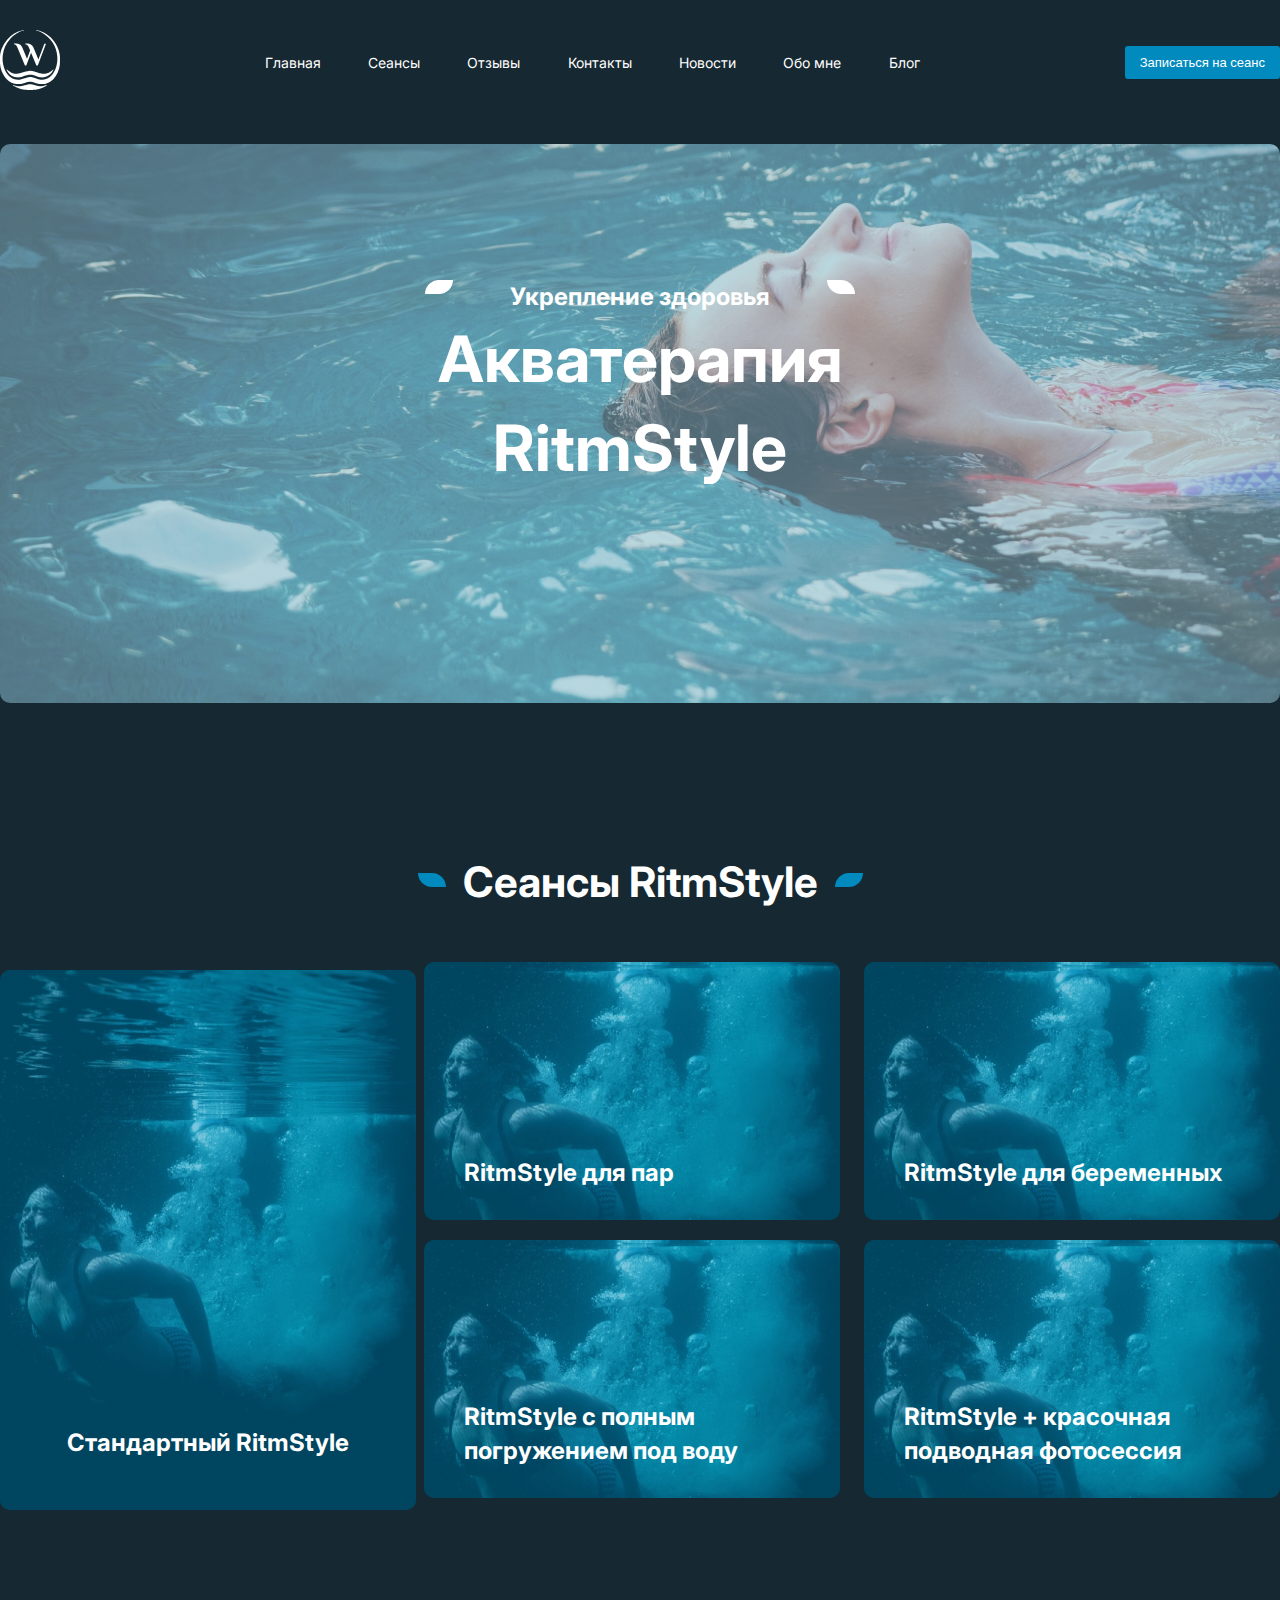
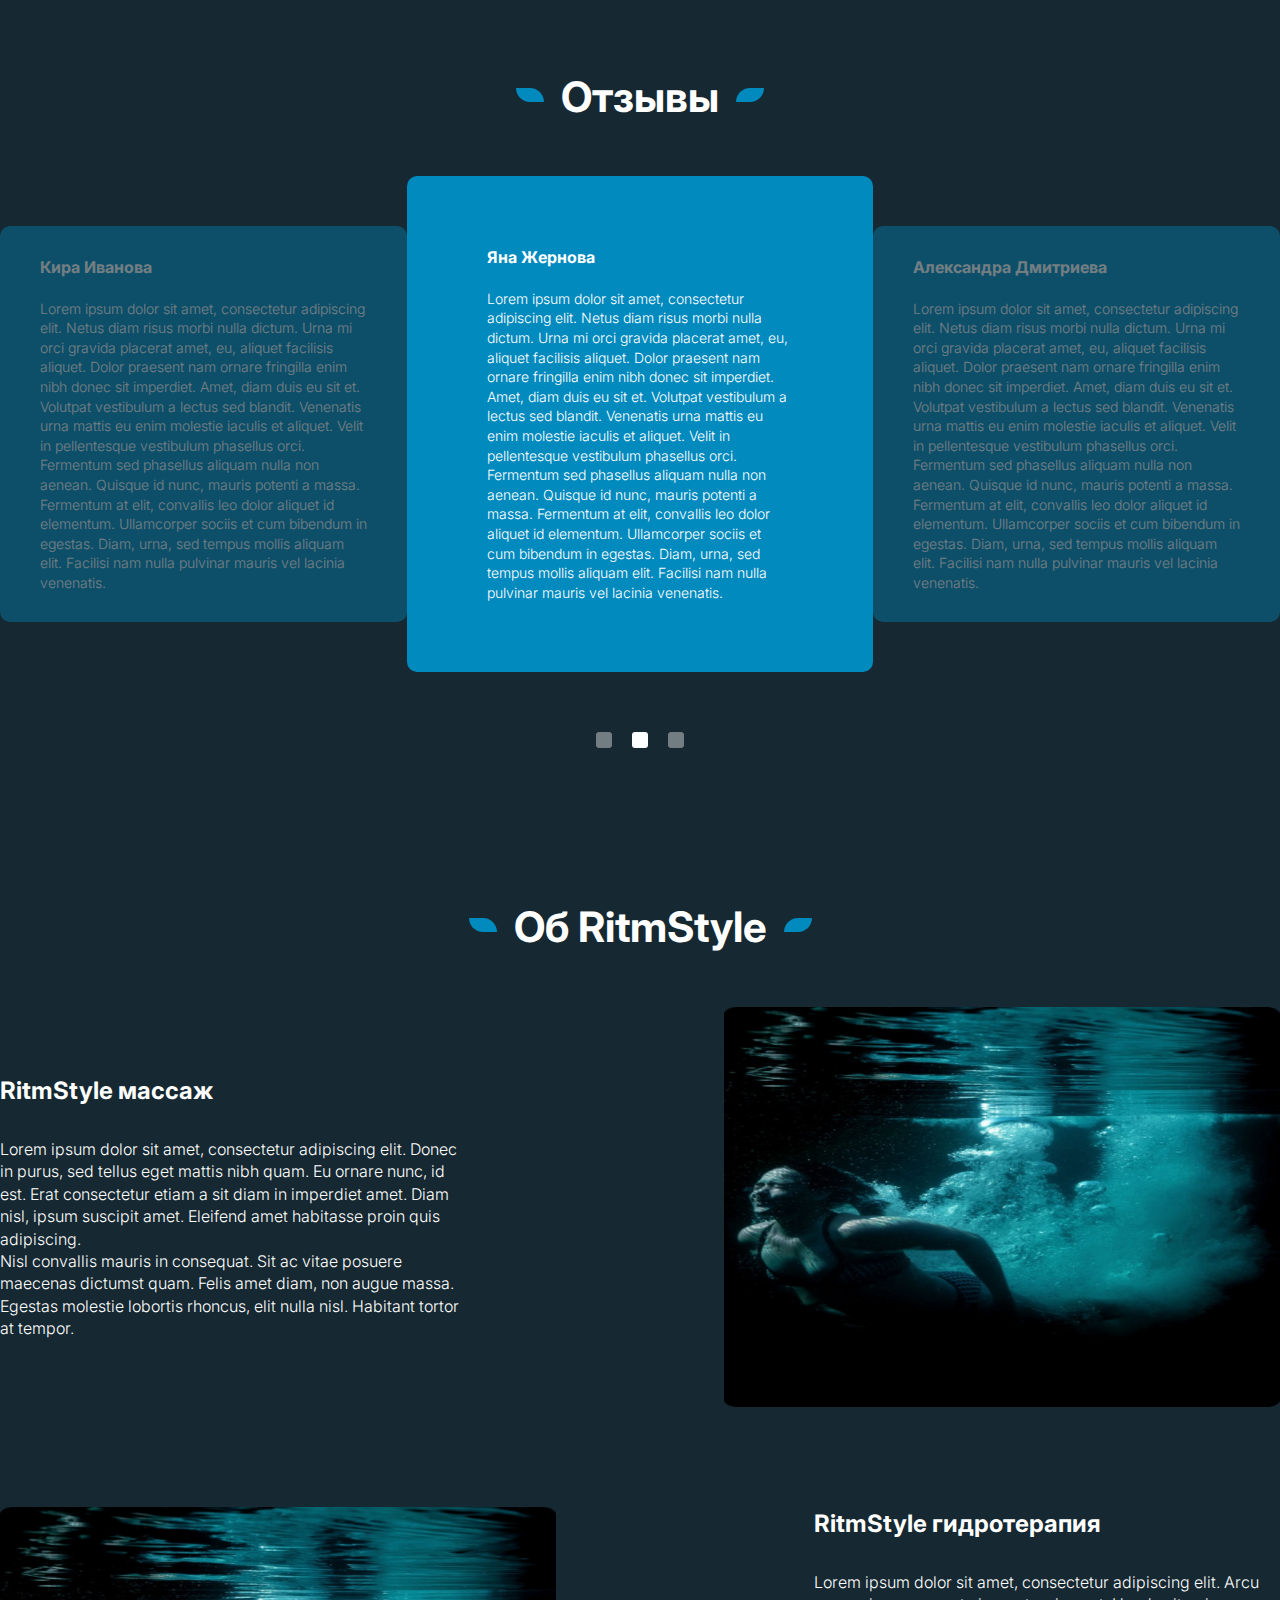
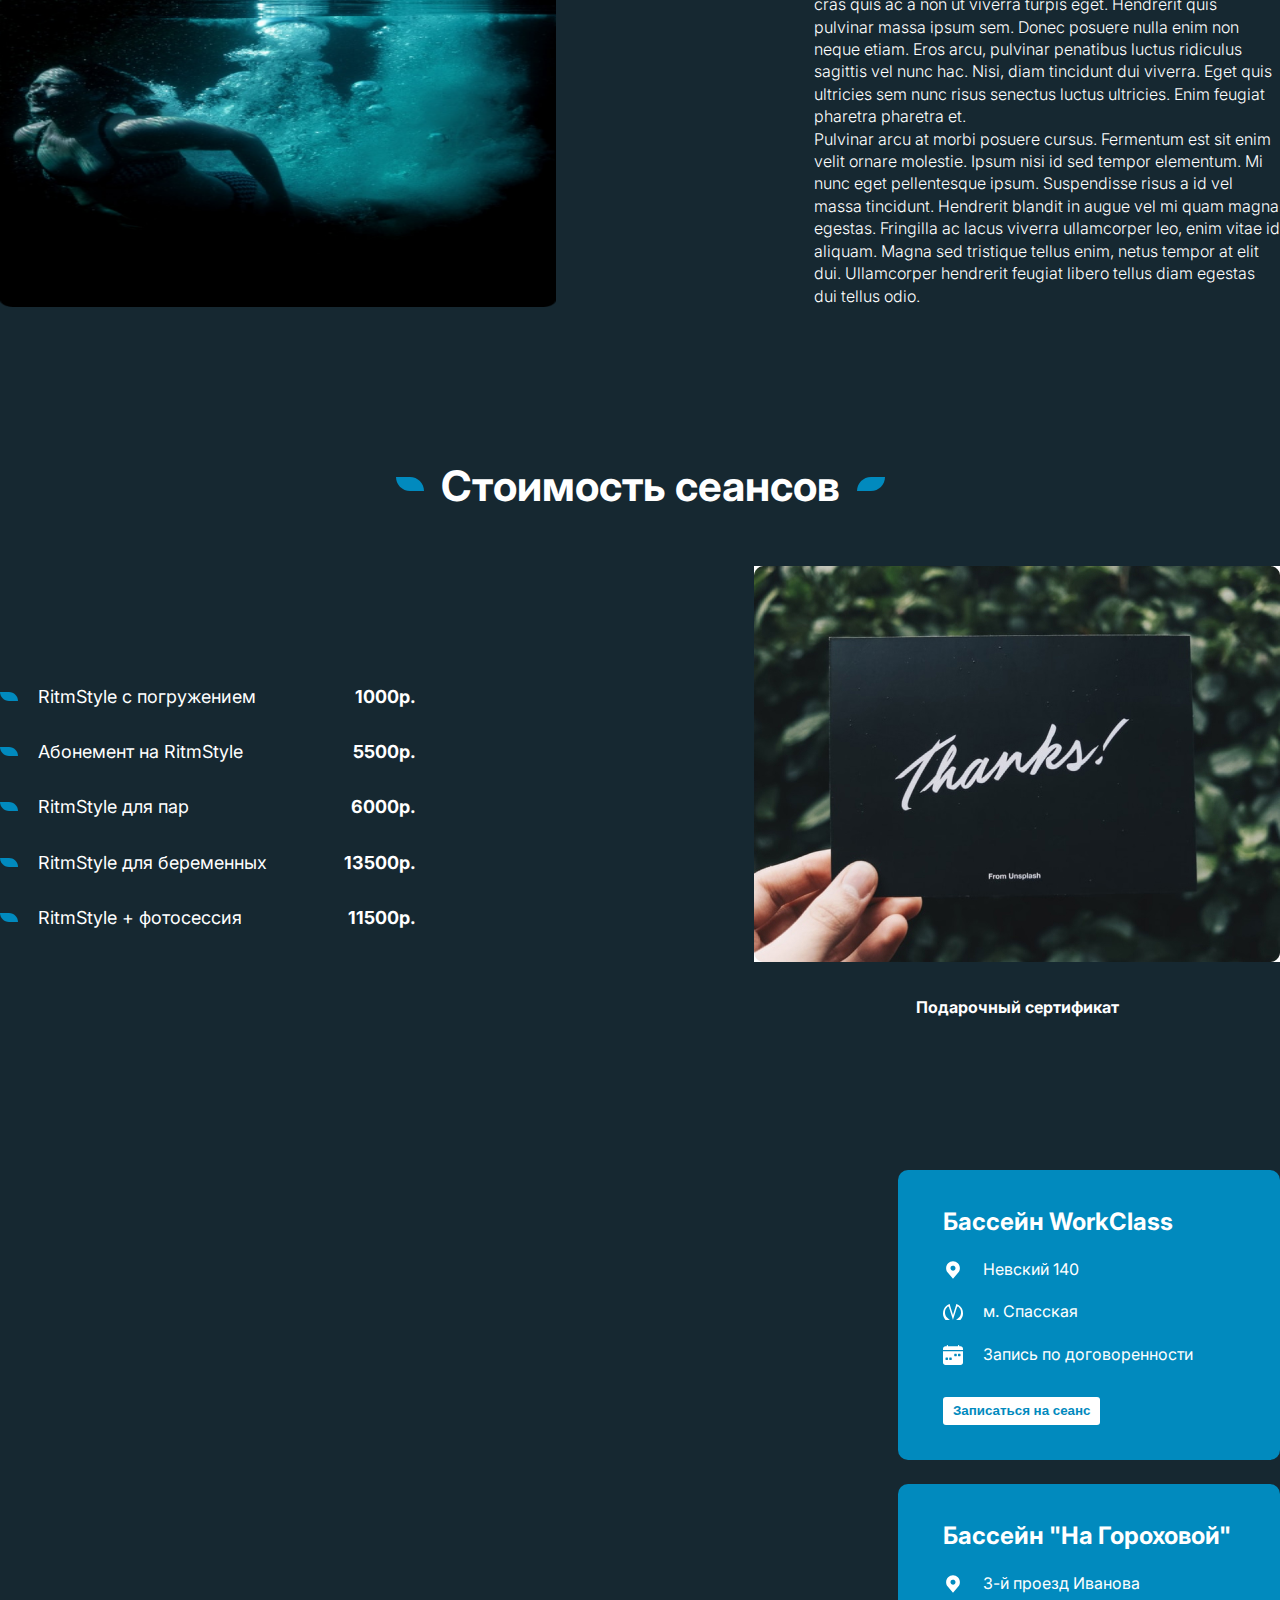
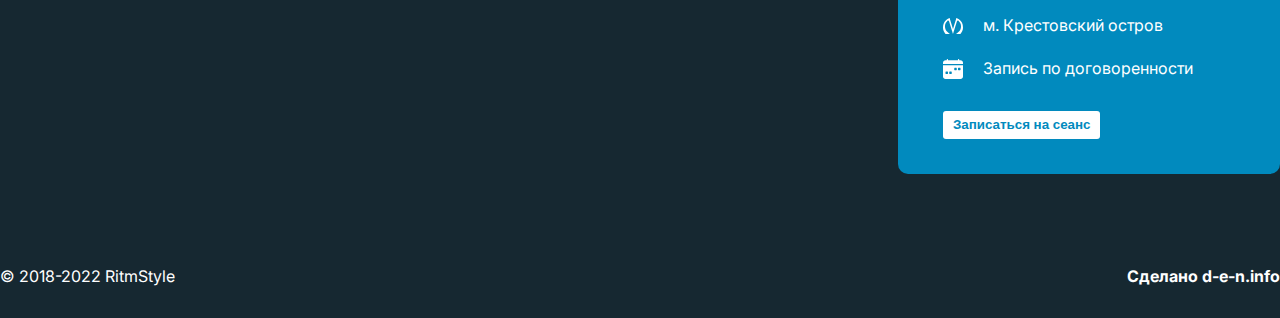
<file: index.html>
<!DOCTYPE html>
<html lang="ru">
<head>
    <meta charset="UTF-8">
    <meta http-equiv="X-UA-Compatible" content="IE=edge">
    <meta name="viewport" content="width=device-width, initial-scale=1.0">
    <title>ritmstyle</title>
    <link rel="preconnect" href="https://fonts.googleapis.com">
    <link href="https://fonts.googleapis.com/css2?family=El+Messiri:wght@700&family=Inter:wght@300;400;700&family=Open+Sans:wght@400;700&display=swap" rel="stylesheet">
    <link rel="shortcut icon" href=".//img/logowater.svg" type="image/x-icon">
    <link rel="stylesheet" href="./css/style.css">
    <script src="main.js" defer></script>
</head>
<body>
    <header class="header">
        <div class="container">
            <div class="block header_block">
               <a href="" class="logo"> 
                   <img src="./img/logowater.svg" alt="Логотип" class="logo-img">
                </a>
                <nav class=" navigation">
                <a href="index.html" class="nav-item">Главная</a>
                <a href="seans.html" class="nav-item">Сеансы</a>
                <a href="" class="nav-item">Отзывы</a>
                <a href="" class="nav-item">Контакты</a>
                <a href="new.html" class="nav-item">Новости</a>
                <a href="" class="nav-item">Обо мне</a>
                <a href="blog.html" class="nav-item">Блог</a> 
                </nav>
            <button class="button button_title header_btn">Записаться на сеанс</button>
            </div>
        </div>

    </header>  
    <div class="promo">
        <div class="container">
            <div class="promo_block">
                <h4 class="promo_text">Укрепление здоровья</h4>
                <h4 class="promo_title">Акватерапия RitmStyle </h4>
            </div>
        </div>
    </div>

   <div class="seans">
       <div class="container">
           <div class="seans_block">
               <h2 class="title seans_title">Сеансы RitmStyle</h2>
               <div class="seans_imgs">
                   <div class="seans_img-big">
                       <p class="seans_text-big">Стандартный RitmStyle</p>
                   </div>
                   <div class="seans_imgs-small">
                    <div class="seans_img-small">
                        <p class="seans_text-small">RitmStyle для пар</p>
                   </div>
                   <div class="seans_img-small">
                    <p class="seans_text-small">RitmStyle для беременных</p>
               </div>
               <div class="seans_img-small">
                <p class="seans_text-small">RitmStyle с полным погружением под воду</p>
           </div>
           <div class="seans_img-small">
            <p class="seans_text-small">RitmStyle + красочная подводная фотосессия</p>
       </div>
               </div>
           </div>
       </div>
   </div> 
   </div>
<div class="comments">
        <div class="comments_block">
            <h2 class="title">Отзывы</h2>
            <div class="slider">
                <div class="slider_wrap">
                    <div class="slides">
                        <h4>Кира Иванова</h4>
                        <p>Lorem ipsum dolor sit amet, consectetur adipiscing elit. Netus diam risus morbi nulla dictum. Urna mi orci gravida placerat amet, eu, aliquet facilisis aliquet. Dolor praesent nam ornare fringilla enim nibh donec sit imperdiet. Amet, diam duis eu sit et. Volutpat vestibulum a lectus sed blandit.
                            Venenatis urna mattis eu enim molestie iaculis et aliquet. Velit in pellentesque vestibulum phasellus orci. Fermentum sed phasellus aliquam nulla non aenean. Quisque id nunc, mauris potenti a massa. Fermentum at elit, convallis leo dolor aliquet id elementum. Ullamcorper sociis et cum bibendum in egestas. Diam, urna, sed tempus mollis aliquam elit. Facilisi nam nulla pulvinar mauris vel lacinia venenatis. </p>
                    </div>
                    <div class="slides slides-active">
                        <h4>Яна Жернова</h4>
                        <p>Lorem ipsum dolor sit amet, consectetur adipiscing elit. Netus diam risus morbi nulla dictum. Urna mi orci gravida placerat amet, eu, aliquet facilisis aliquet. Dolor praesent nam ornare fringilla enim nibh donec sit imperdiet. Amet, diam duis eu sit et. Volutpat vestibulum a lectus sed blandit.
                            Venenatis urna mattis eu enim molestie iaculis et aliquet. Velit in pellentesque vestibulum phasellus orci. Fermentum sed phasellus aliquam nulla non aenean. Quisque id nunc, mauris potenti a massa. Fermentum at elit, convallis leo dolor aliquet id elementum. Ullamcorper sociis et cum bibendum in egestas. Diam, urna, sed tempus mollis aliquam elit. Facilisi nam nulla pulvinar mauris vel lacinia venenatis. </p>
                    </div>
                    <div class="slides">
                        <h4>Александра Дмитриева</h4>
                        <p>Lorem ipsum dolor sit amet, consectetur adipiscing elit. Netus diam risus morbi nulla dictum. Urna mi orci gravida placerat amet, eu, aliquet facilisis aliquet. Dolor praesent nam ornare fringilla enim nibh donec sit imperdiet. Amet, diam duis eu sit et. Volutpat vestibulum a lectus sed blandit.
                            Venenatis urna mattis eu enim molestie iaculis et aliquet. Velit in pellentesque vestibulum phasellus orci. Fermentum sed phasellus aliquam nulla non aenean. Quisque id nunc, mauris potenti a massa. Fermentum at elit, convallis leo dolor aliquet id elementum. Ullamcorper sociis et cum bibendum in egestas. Diam, urna, sed tempus mollis aliquam elit. Facilisi nam nulla pulvinar mauris vel lacinia venenatis. </p>
                    </div>
                    
                </div>
                <div class="dots">
                    <div class="dot"></div>
                    <div class="dot dot-active"></div>
                    <div class="dot"></div>
                </div>
            </div>
        </div>
</div>
<div class="we">
    <div class="container">
        <div class="we_block">
            <h2 class="title">Об RitmStyle</h2>
            <div class="we_desc">
                <div class="we_text">
                    <h4>RitmStyle массаж </h4>
                    <p>Lorem ipsum dolor sit amet, consectetur adipiscing elit. Donec in purus, sed tellus eget mattis nibh quam. Eu ornare nunc, id est. Erat consectetur etiam a sit diam in imperdiet amet. Diam nisl, ipsum suscipit amet. Eleifend amet habitasse proin quis adipiscing.
                        </p>
                        <p>Nisl convallis mauris in consequat. Sit ac vitae posuere maecenas dictumst quam. Felis amet diam, non augue massa. Egestas molestie lobortis rhoncus, elit nulla nisl. Habitant tortor at tempor.</p>
                </div>
                <img src="./img/unsplash_TnOyyEtrKd0.png" alt="cvcv">
            </div>
                <div class="we_desc">
                    <img src="./img/unsplash_TnOyyEtrKd0.png" alt="cvcv">
                    <div class="we_text">
                        <h4>RitmStyle гидротерапия</h4>
                        <p>Lorem ipsum dolor sit amet, consectetur adipiscing elit. Arcu cras quis ac a non ut viverra turpis eget. Hendrerit quis pulvinar massa ipsum sem. Donec posuere nulla enim non neque etiam. Eros arcu, pulvinar penatibus luctus ridiculus sagittis vel nunc hac. Nisi, diam tincidunt dui viverra. Eget quis ultricies sem nunc risus senectus luctus ultricies. Enim feugiat pharetra pharetra et.
                        </p>
                        <p> Pulvinar arcu at morbi posuere cursus. Fermentum est sit enim velit ornare molestie. Ipsum nisi id sed tempor elementum. Mi nunc eget pellentesque ipsum. Suspendisse risus a id vel massa tincidunt. Hendrerit blandit in augue vel mi quam magna egestas. Fringilla ac lacus viverra ullamcorper leo, enim vitae id aliquam. Magna sed tristique tellus enim, netus tempor at elit dui. Ullamcorper hendrerit feugiat libero tellus diam egestas dui tellus odio.</p>
                    </div>
                </div>
            </div>
        </div>
    </div>
</div>
<div class="price">
    <div class="container">
        <div class="price_block">
            <h2 class="title">Стоимость сеансов</h2>
            <div class="price_box">
                <div class="price_box-desc">
                    <div class="price_box-desc-text">
                        <p>RitmStyle с погружением</p>
                        <span>1000р.</span>
                    </div>
                    <div class="price_box-desc-text">
                        <p>Абонемент на RitmStyle</p>
                        <span>5500р.</span>
                    </div>
                    <div class="price_box-desc-text">
                        <p>RitmStyle для пар</p>
                        <span>6000р.</span>
                    </div>
                    <div class="price_box-desc-text">
                        <p>RitmStyle для беременных</p>
                        <span>13500р.</span>
                    </div>
                    <div class="price_box-desc-text">
                        <p>RitmStyle +  фотосессия</p>
                        <span>11500р.</span>
                    </div>
                </div>
                <div class="price_box-img">
                    <img src="./img/thankscard.jpg" alt="">
                    <p>Подарочный сертификат</p>
                </div>
            </div>
        </div>
    </div>
</div>
<footer class="footer">
    <div class="container">
        <div class="footer_block">

            <div class="footer_map"><iframe src="https://www.google.com/maps/embed?pb=!1m18!1m12!1m3!1d13444.385419201499!2d30.36520051875246!3d59.94010919226064!2m3!1f0!2f0!3f0!3m2!1i1024!2i768!4f13.1!3m3!1m2!1s0x469631a2cff2739b%3A0xccffd35812c989ae!2z0J7QutGC0Y_QsdGA0YzRgdC60LjQuQ!5e0!3m2!1sru!2sru!4v1679062789702!5m2!1sru!2sru" width="856" height="604" style="border:0;" allowfullscreen="" loading="lazy" referrerpolicy="no-referrer-when-downgrade"></iframe></div>
            <div class="footer_box">
                <div class="footer_desc">
                    <h5>Бассейн WorkClass</h5>
                    <p class="footer_adress footer_text">Невский 140</p>
                    <p class="footer_metro footer_text ">м. Спасская</p>
                    <p class="footer_plan footer_text ">Запись по договоренности</p>
                    <button class="btn footer_btn">Записаться на сеанс</button>
                </div>
                <div class="footer_desc">
                    <h5>Бассейн "На Гороховой" </h5>
                    <p class="footer_adress footer_text">3-й проезд Иванова</p>
                    <p class="footer_metro footer_text">м. Крестовский остров</p>
                    <p class="footer_plan footer_text">Запись по договоренности</p>
                    <button class="btn footer_btn">Записаться на сеанс</button>
                </div>
            </div>
        </div>
        <div class="footer_info">
            <span>© 2018-2022 RitmStyle </span>
            <p>Сделано d-e-n.info</p>
        </div>
    </div>
</footer>

<div class="modal">
    <div class="modal_box">
        <h2>Введите данные</h2>
        <input type="text" placeholder="Введите имя" >
        <input type="text" placeholder="Введите почту" >
        <button class="btn">отправить</button>
        <div class="modal_close">закрыть</div>
    </div>
</div>
</body>
</html>
</file>
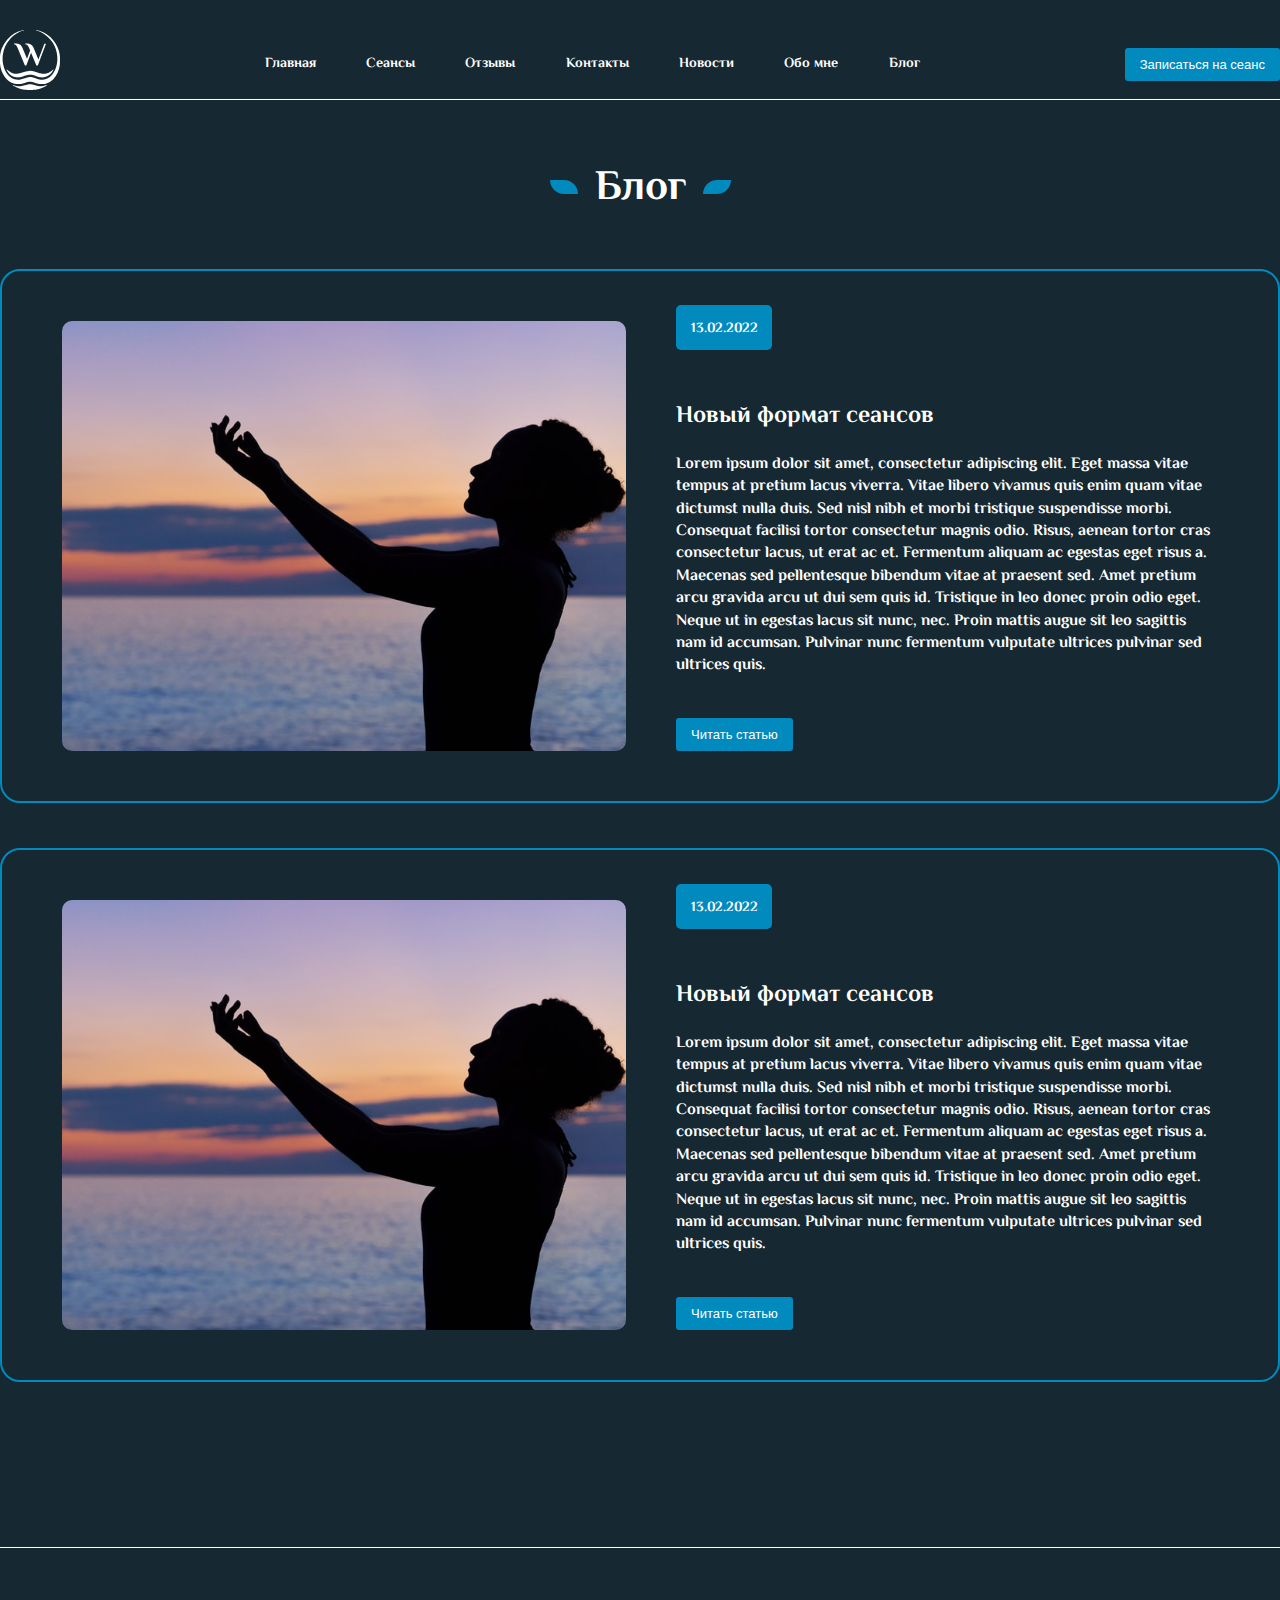
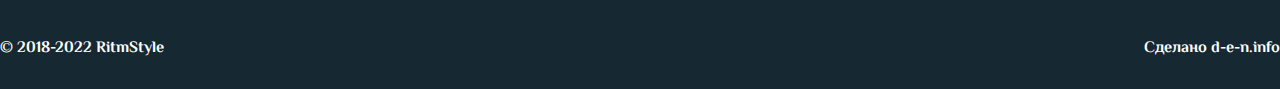
<file: blog.html>
<!DOCTYPE html>
<html lang="en">
<head>
    <meta charset="UTF-8">
    <meta http-equiv="X-UA-Compatible" content="IE=edge">
    <meta name="viewport" content="width=device-width, initial-scale=1.0">
    <title>Блог</title>
    <link rel="stylesheet" href="css/style.css" >
</head>
<body>
    <header class="header">
        <div class="container">
            <div class="block header_block line">
               <a href="index.html" class="logo"> 
                   <img src="./img/logowater.svg" alt="Логотип" class="logo-img">
                </a>
                <nav class=" navigation">
                <a href="index.html" class="nav-item">Главная</a>
                <a href="seans.html" class="nav-item">Сеансы</a>
                <a href="" class="nav-item">Отзывы</a>
                <a href="" class="nav-item">Контакты</a>
                <a href="new.html" class="nav-item">Новости</a>
                <a href="" class="nav-item">Обо мне</a>
                <a href="blog.html" class="nav-item">Блог</a> 
                </nav>
            <button class="button button_title">Записаться на сеанс</button>
            </div>
        </div>
    </header>
    <div class="blog">
        <div class="container">
            <div class="blog_block">
                <h2 class="title">Блог</h2>
                <div class="blog_card">
                    <img src="./img/sunshine.svg" alt="image">
                    <div class="blog_desc">
                        <h4>Новый формат сеансов</h4>
                        <p>Lorem ipsum dolor sit amet, consectetur adipiscing elit. Eget massa vitae tempus at pretium lacus viverra. Vitae libero vivamus quis enim quam vitae dictumst nulla duis. Sed nisl nibh et morbi tristique suspendisse morbi. Consequat facilisi tortor consectetur magnis odio. Risus, aenean tortor cras consectetur lacus, ut erat ac et. Fermentum aliquam ac egestas eget risus a. Maecenas sed pellentesque bibendum vitae at praesent sed. Amet pretium arcu gravida arcu ut dui sem quis id. Tristique in leo donec proin odio eget. Neque ut in egestas lacus sit nunc, nec. Proin mattis augue sit leo sagittis nam id accumsan. Pulvinar nunc fermentum vulputate ultrices pulvinar sed ultrices quis.</p>
                        <button class="button_title blog_button">Читать статью</button>
                    </div>
                    </div>
                    <div class="blog_card">
                        <img src="./img/sunshine.svg" alt="image">
                        <div class="blog_desc">
                            <h4>Новый формат сеансов</h4>
                            <p>Lorem ipsum dolor sit amet, consectetur adipiscing elit. Eget massa vitae tempus at pretium lacus viverra. Vitae libero vivamus quis enim quam vitae dictumst nulla duis. Sed nisl nibh et morbi tristique suspendisse morbi. Consequat facilisi tortor consectetur magnis odio. Risus, aenean tortor cras consectetur lacus, ut erat ac et. Fermentum aliquam ac egestas eget risus a. Maecenas sed pellentesque bibendum vitae at praesent sed. Amet pretium arcu gravida arcu ut dui sem quis id. Tristique in leo donec proin odio eget. Neque ut in egestas lacus sit nunc, nec. Proin mattis augue sit leo sagittis nam id accumsan. Pulvinar nunc fermentum vulputate ultrices pulvinar sed ultrices quis.</p>
                            <button class="button_title blog_button">Читать статью</button>
                        </div>
                        </div>
                </div>
            </div>
        </div>
    </div>

    <div class="container line_top">
        <div class="footer_info">
            <span>© 2018-2022 RitmStyle </span>
            <p>Сделано d-e-n.info</p>
        </div>
       </div>
</body>
</html>
</file>
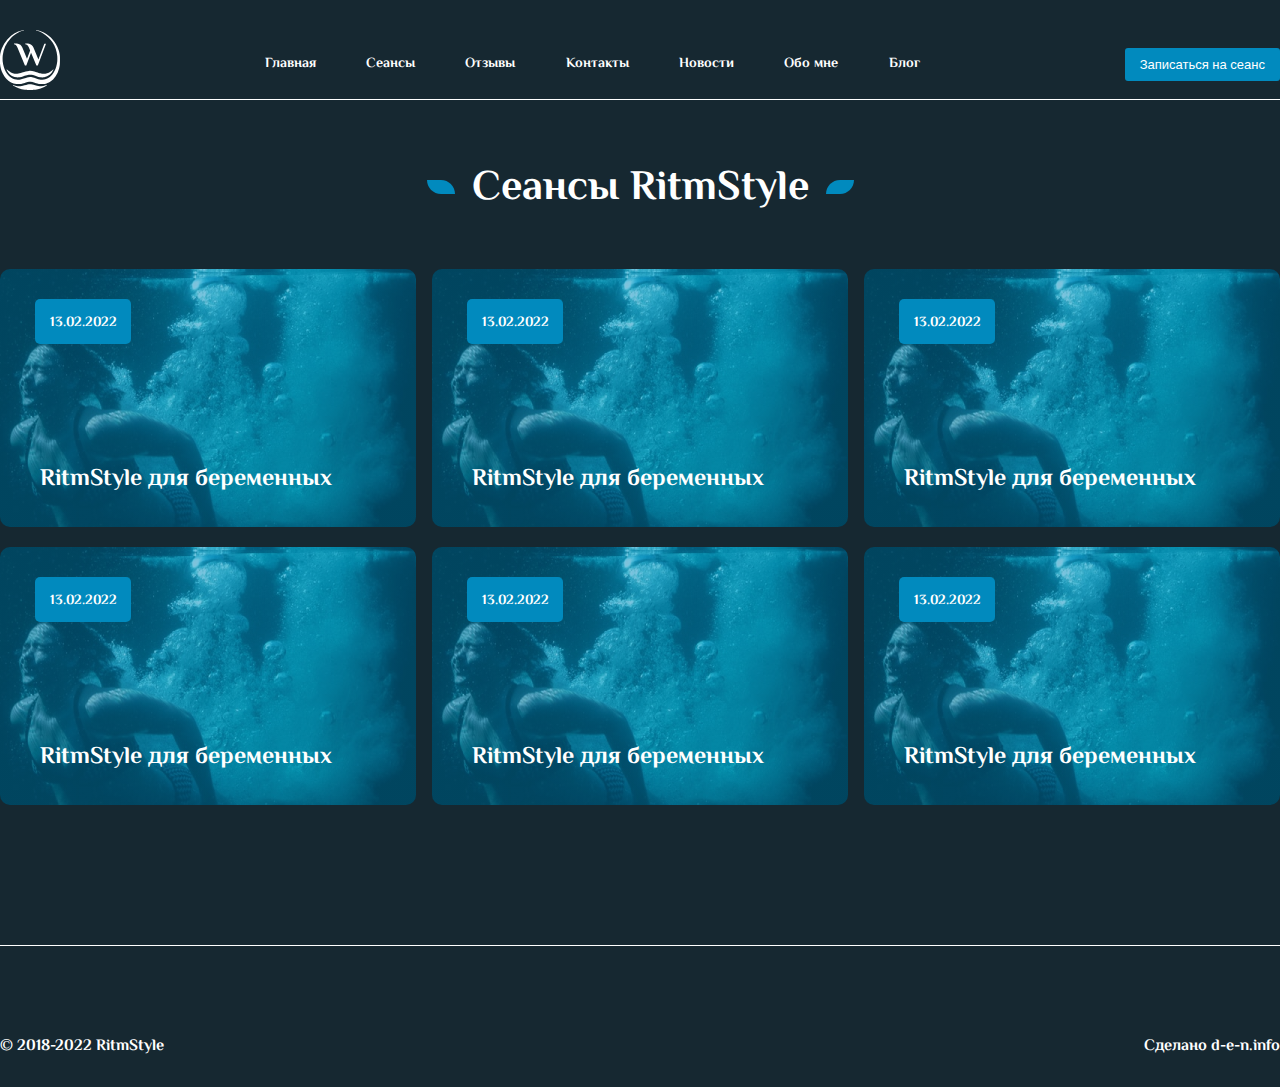
<file: new.html>
<!DOCTYPE html>
<html lang="en">
<head>
    <meta charset="UTF-8">
    <meta http-equiv="X-UA-Compatible" content="IE=edge">
    <meta name="viewport" content="width=device-width, initial-scale=1.0">
    <title>Новости</title>
    <link rel="stylesheet" href="css/style.css" >
</head>
<body>
    <header class="header">
        <div class="container">
            <div class="block header_block line">
               <a href="index.html" class="logo"> 
                   <img src="./img/logowater.svg" alt="Логотип" class="logo-img">
                </a>
                <nav class=" navigation">
                <a href="index.html" class="nav-item">Главная</a>
                <a href="seans.html" class="nav-item">Сеансы</a>
                <a href="" class="nav-item">Отзывы</a>
                <a href="" class="nav-item">Контакты</a>
                <a href="new.html" class="nav-item">Новости</a>
                <a href="" class="nav-item">Обо мне</a>
                <a href="blog.html" class="nav-item">Блог</a> 
                </nav>
            <button class="button button_title">Записаться на сеанс</button>
            </div>
        </div>
    </header>
   
   <div class="new">
    <div class="container">
        <div class="new_block">
            <h2 class="title new_title">Сеансы RitmStyle</h2>
            <div class="new_cards">
                <div class="seans_img-small new_card">
                    <p class="seans_text-small">RitmStyle для беременных</p>
                </div>
                <div class="seans_img-small new_card">
                    <p class="seans_text-small">RitmStyle для беременных</p>
                </div>
                <div class="seans_img-small new_card">
                    <p class="seans_text-small">RitmStyle для беременных</p>
                </div>
                <div class="seans_img-small new_card">
                    <p class="seans_text-small">RitmStyle для беременных</p>
                </div>
                <div class="seans_img-small new_card">
                    <p class="seans_text-small">RitmStyle для беременных</p>
                </div>
                <div class="seans_img-small new_card">
                    <p class="seans_text-small">RitmStyle для беременных</p>
                </div>
            </div>
        </div>
    </div>
    </div>

   <div class="container line_top">
    <div class="footer_info">
        <span>© 2018-2022 RitmStyle </span>
        <p>Сделано d-e-n.info</p>
    </div>
   </div>

</body>
</html>
</file>
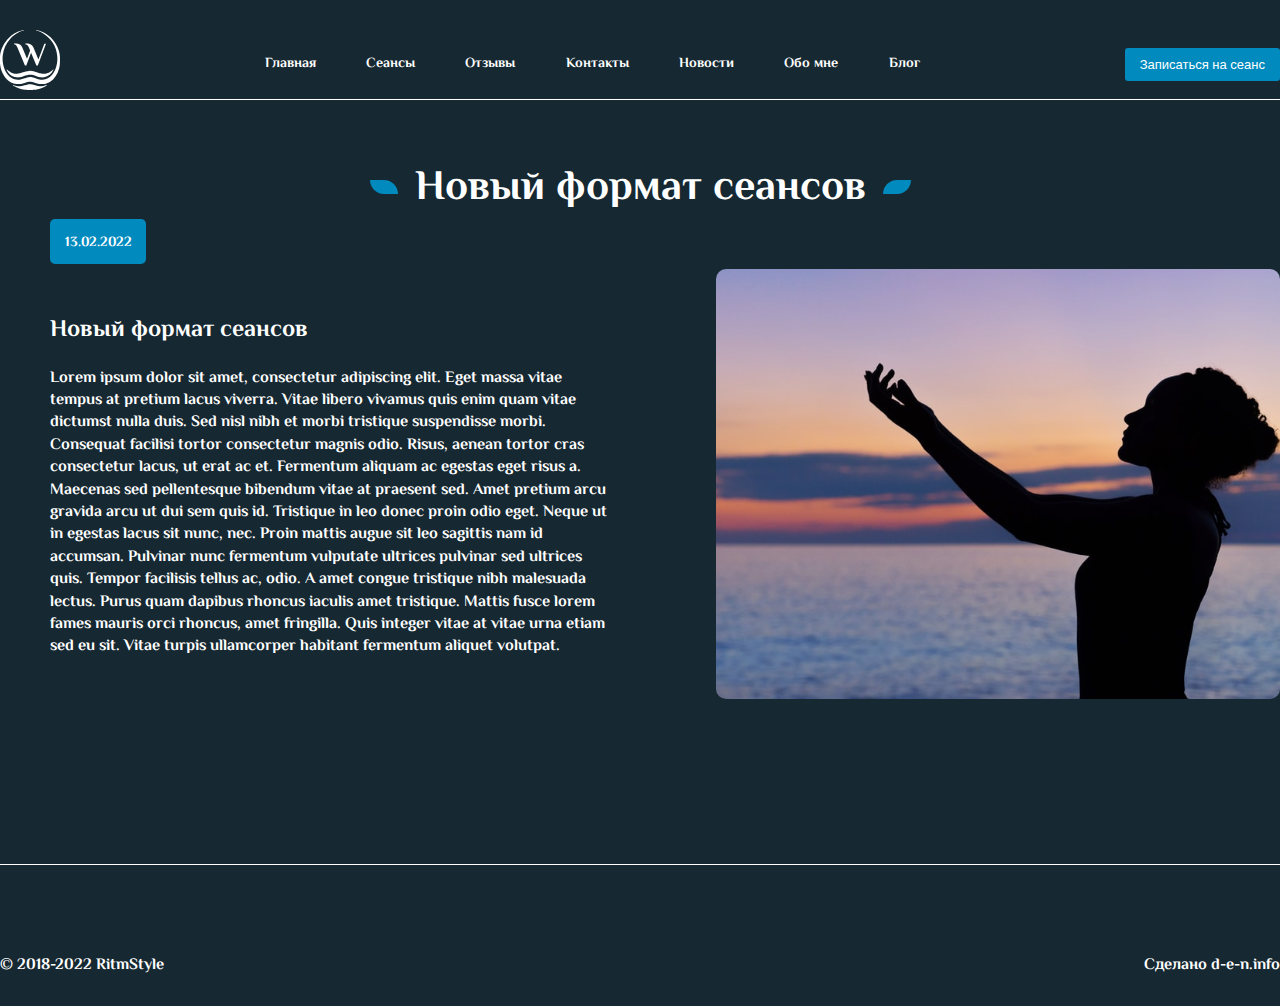
<file: seans.html>
<!DOCTYPE html>
<html lang="en">
<head>
    <meta charset="UTF-8">
    <meta http-equiv="X-UA-Compatible" content="IE=edge">
    <meta name="viewport" content="width=device-width, initial-scale=1.0">
    <title>Сеансы</title>
    <link rel="stylesheet" href="css/style.css" >
</head>
<body>
    <header class="header">
        <div class="container">
            <div class="block header_block line">
               <a href="index.html" class="logo"> 
                   <img src="./img/logowater.svg" alt="Логотип" class="logo-img">
                </a>
                <nav class=" navigation">
                <a href="index.html" class="nav-item">Главная</a>
                <a href="seans.html" class="nav-item">Сеансы</a>
                <a href="" class="nav-item">Отзывы</a>
                <a href="" class="nav-item">Контакты</a>
                <a href="new.html" class="nav-item">Новости</a>
                <a href="" class="nav-item">Обо мне</a>
                <a href="blog.html" class="nav-item">Блог</a> 
                </nav>
            <button class="button button_title">Записаться на сеанс</button>
            </div>
        </div>
    </header>
    <div class="blog">
        <div class="container">
            <div class="blog_block">
                <h2 class="title">Новый формат сеансов</h2>
                <div class="blog_card seans_card">
                    
                    <div class="blog_desc">
                        <h4>Новый формат сеансов</h4>
                        <p>Lorem ipsum dolor sit amet, consectetur adipiscing elit. Eget massa vitae tempus at pretium lacus viverra. Vitae libero vivamus quis enim quam vitae dictumst nulla duis. Sed nisl nibh et morbi tristique suspendisse morbi. Consequat facilisi tortor consectetur magnis odio. Risus, aenean tortor cras consectetur lacus, ut erat ac et. Fermentum aliquam ac egestas eget risus a. Maecenas sed pellentesque bibendum vitae at praesent sed. Amet pretium arcu gravida arcu ut dui sem quis id. Tristique in leo donec proin odio eget. Neque ut in egestas lacus sit nunc, nec. Proin mattis augue sit leo sagittis nam id accumsan. Pulvinar nunc fermentum vulputate ultrices pulvinar sed ultrices quis.
                            
                            Tempor facilisis tellus ac, odio. A amet congue tristique nibh malesuada lectus. Purus quam dapibus rhoncus iaculis amet tristique. Mattis fusce lorem fames mauris orci rhoncus, amet fringilla. Quis integer vitae at vitae urna etiam sed eu sit.

                            Vitae turpis ullamcorper habitant fermentum aliquet volutpat. </p>
                    </div>
                    <img src="./img/sunshine.svg" alt="image">
                    </div>
                        </div>
                </div>
            </div>
        </div>
    </div>

    <div class="container line_top">
        <div class="footer_info">
            <span>© 2018-2022 RitmStyle </span>
            <p>Сделано d-e-n.info</p>
        </div>
       </div>
       <div class="modal">
           <div class="modal_box">
               <h2>Введите данные</h2>
               <input type="text" placeholder="Введите имя" >
               <input type="text" placeholder="Введите почту" >
               <button class="btn">отправить</button>
               <div class="modal_close"></div>
           </div>
       </div>
</body>
</html>
</file>
<file: css/style.css>
@font-face{
    font-family: El Messiri ;
    src: url(../fonts/ElMessiri-Bold.ttf);
}

* {
    margin: 0;
    padding: 0;
    box-sizing:  border-box ;
    
}

html{
    background: #162831;
    font-family: 'Inter',El Messiri;
}
 
.container{
    max-width: 1298px ;
    width: 100% ;
    margin: auto;
}
.block{
    display: flex;
    justify-content: space-between;
    align-items: center;

}
.header_block{
    margin-top:30px ;
}
.navigation{
    max-width: 655px;
    width: 100%;
    display: flex;
    align-items: flex-start;
    justify-content: space-between;
  font-size: 14px ;  
  font-weight: bold;
line-height: 51px;
}

.nav-item{
color:#fff ;
font-weight: 400;
text-decoration: none;
}
.button_title{
    display: flex;
    flex-direction: row;
    justify-content: center;
    align-items: center;
    padding: 9px 15px;
    background: #018ABE;
    border-radius: 3px;
    border:none ;
    color: #FFFFFF;
    font-size: 13px;
}
.promo_block{
margin-top: 50px;
position: relative;
padding-top: 136px;
padding-bottom: 210px;
display: flex;
flex-direction: column;
justify-content: space-between;
align-items: center;
border-radius:10px;
}
.promo_block::before{
    position: absolute;
    content:'';
    top: 0;
    left:0;
    width: 100%;
    height: 100%;
    background: linear-gradient(0deg, rgba(152, 201, 220, 0.5), rgba(152, 201, 220, 0.5)), url(../img/unsplash_S-llxYh3GzI.svg) no-repeat center / cover;
    border-radius:10px;
    z-index: 0;
}
.promo_title{
    position: relative;
    max-width:587px ;
    width:100% ;
    font-weight:700 ;
    font-size:64px ;
    line-height:140% ;
    text-align:center ;
    color: #fff;
}
.promo_text{
    position: relative;
    max-width: 430px;
    width:100% ;
    font-size:24px ;
    line-height:140% ;
    text-align:center ;
    color: #fff;
}
.promo_text::after{
    position:absolute;
    content: '';
    top: 0;
    right: 0;
    width: 28px;
    height: 14px;
    background: url(../img/lifs.svg) no-repeat center right;
}
.promo_text::before{
    position: absolute;
    content: '';
    top: 0;
    left: 0;
    width: 28px;
    height: 14px;
    background: url(../img/lifs2.svg) no-repeat center left;
}

.seans_block{
    padding: 150px 0;
    display: flex;
    justify-content: space-between;
    align-items: center;
    flex-direction: column;
}
.title{
    margin-bottom: 50px;
position: relative;
font-weight: 700;
font-size: 42px;
line-height: 140%;
text-align: center;
color: #FFFFFF
}
.title::after{
    position: absolute;
    content: '';
    top: 20px;
    left: -45px;
    width: 28px;
    height: 14px;
    background: url(../img/blue1.svg) no-repeat center left;
}
.title::before{
    position: absolute;
    content: '';
    top: 20px;
    right: -45px;
    width: 28px;
    height: 14px;
    background: url(../img/blue2.svg) no-repeat center right;
}
.seans_imgs{
    width: 100%;
    display: flex;
    justify-content: space-between;
    align-items: center;
}
.seans_img-big{
    position: relative;
    display: flex;
    justify-content: center;
    align-items:end;
width: 416px;
height: 540px;
}
.seans_img-big::after{
    position: absolute;
    content:'';
    top: 0;
    left:0;
    width: 100%;
    height: 100%;
    background: linear-gradient(0deg, rgba(1, 138, 190, 0.5), rgba(1, 138, 190, 0.5)), url(../img/unsplash_TnOyyEtrKd0.png) no-repeat center / cover;
    border-radius:10px;
    z-index: -1;
}
.seans_text-big{
    color: #FFFFFF;
    font-weight: 700;
    font-size: 24px;
    line-height: 140%;
    padding-bottom: 50px;
}
.seans_imgs-small{
    max-width: 856px;
    width: 100%;
    display: flex;
    justify-content: space-between;
    align-items:center;
    flex-wrap: wrap;
}
.seans_img-small{
    position: relative;
display: flex;
    justify-content: center;
    align-items:end;
    width: 416px;
    height: 258px;
    margin-bottom: 20px; 
    border-radius:10px;
}
.seans_text-small{
    max-width: 336px;
    width: 100%;
    color: #FFFFFF;
    font-weight: 700;
    font-size:24px ;
    line-height: 140%;
    padding-bottom: 30px;
}
.seans_img-small::after{
    position: absolute;
    content:'';
    top: 0;
    left:0;
    width: 100%;
    height: 100%;
    background:linear-gradient(0deg, rgba(1, 138, 190, 0.5), rgba(1, 138, 190, 0.5)), url(../img/unsplash_TnOyyEtrKd0.png) no-repeat center / cover;
    border-radius:10px;
    z-index: -1;
}
.comments{
    width: 100%;
}
.comments_block{
    margin-bottom: 150px;
    display: flex;
    justify-content: center;
    align-items: center;
    flex-direction: column;
}
.slider{
    max-width: 1736px;
    width: 100%;
    display: flex;
    justify-content: center;
    align-items: center;
    flex-direction: column;
}
.slider_wrap{
    width: 100%;
    display: flex;
    justify-content: space-between;
    align-items: center; 
}
.slides{
    width: 100%;
    max-width: 500px;
    background: #018ABE;
border-radius: 10px;
padding: 30px 40px;
color: #fff;
opacity: 0.4;
}
.slides-active{
    padding: 70px 80px;
    max-width: 636px;
    width: 100%;
    opacity: 1;
}
.slides > p {
    font-weight: 300;
font-size: 14px;
line-height: 140%;
color: #fff;
}
.slides > h4{
    padding-bottom: 20px;
    font-weight: 700;
    font-style: 20px;
    line-height: 140%;
    color: #fff;
}
.dots{
    margin-top: 60px;
    max-width: 88px;
    width: 100%;
    display: flex;
    justify-content: space-between;
}
.dot{
    width: 16px;
    height: 16px;
   background: #fff;
   opacity: 0.4;
   border-radius: 3px;
}
.dot-active{
    opacity: 1;
}

.we_block{
    padding-bottom: 50px;
display: flex;
justify-content: space-between;
align-items: center;
flex-direction:column;
}
.we_desc{
    margin-bottom: 100px;
    width: 100%;
    display: flex;
justify-content: space-between;
align-items: center;
}
.we_text{
    max-width: 466px;
    width: 100%;
}
.we_text > p{
    font-weight: 300;
font-size: 16px;
line-height: 140%;
color: #FFFFFF;
}
.we_text >h4{
    padding-bottom: 30px;
    font-weight: 700;
font-size: 24px;
line-height: 140%;
color: #FFFFFF;
}
.we_desc > img{
    width: 556px;
    height: 400px;
}
.price_block{
    display: flex;
    justify-content: space-between;
    align-items: center;
    flex-direction: column;
    padding-bottom: 150px;
}
.price_box{
    width: 100%;
    display: flex;
    justify-content: space-between;
    align-items: center;
}
.price_box-desc{
    max-width: 416px;
    width: 100%;
}
.price_box-desc-text{
    position: relative;
    display: flex;
    justify-content: space-between;
    align-items: center;
    padding-left: 38px;
    margin-top: 30px;
}
.price_box-desc-text::after{
    position: absolute;
    content: '';
    top: 8px;
    left: 0;
    width: 18px;
    height: 9px;
    background: url(../img/blue1.svg) no-repeat center left / 100%;
}
.price_box-desc-text > p {
    font-weight: 400;
    font-size: 18px;
    line-height: 140%;
    color: #fff;
}
.price_box-desc-text > span {
    font-weight: 700;
    font-size: 18px;
    line-height: 140%;
    color: #fff;
}
.price_box-img > p {
 margin-top: 30px;
font-weight: 700;
font-style: 21px;
line-height: 140%;
color: #fff;
text-align: center;
}
.footer_block{
    display: flex;
    justify-content: space-between;
    align-items: center;
}
.footer_box{
max-width: 382px;
width: 100%;
display: flex;
justify-content: space-between;
flex-direction: column;
}
.footer_desc{
 background: #018ABE;
border-radius: 10px;
padding: 35px 45px;
}
.footer_desc > h5 {
font-weight: 700;
font-size: 24px;
line-height: 140%;
color: #fff;
margin-bottom: 20px;
}
.footer_text {
font-style: 14px;
line-height: 135%;
color: #fff;
padding-left: 40px;
margin-bottom: 21px;
}
.footer_adress{
    background: url(../img/carbon_location-filled.svg)no-repeat center left / 20px;
}
.footer_metro{
    background: url(../img/Spb_metro_logo\ 1.svg)no-repeat center left / 20px;
}
.footer_plan{
    background: url(../img/bi_calendar-week-fill.svg)no-repeat center left / 20px;
}
.footer_btn{
    outline: none;
    border: none;
    padding: 5px 10px;
    margin-top: 10px;
    background: #FFFFFF;
border-radius: 3px;
font-weight: 600;
font-style: 13px;
line-height: 140%;
color:#018ABE;
}
.footer_desc:nth-last-child(1){
    margin-top: 24px;
}
.footer_info{
    padding-top: 90px;
    padding-bottom: 30px;
    display: flex;
    justify-content: space-between;
    align-items: center;
}
.footer_info > span {
font-weight: 400;
font-style: 14px;
line-height: 135%;
color: #fff;
}
.footer_info > p {
font-weight: 700;
font-style: 14px;
line-height: 135%;
color: #fff;
}


.new_block {
    padding-top: 60px;
    padding-bottom: 120px;
display: flex;
justify-content: space-between;
align-items: center;
flex-direction: column;
}
.new_cards {
    display: flex;
    justify-content: space-between;
    flex-wrap: wrap;
}
.new_card {
    position: relative;
}
.new_card::before {
    position: absolute;
content: '13.02.2022';
top: 30px;
left: 35px;
width: 96px;
height: 30px;
background: #018ABE;
border-radius: 5px;
font-size: 14px;
line-height: 135%;
color: #FFFFFF;
text-align: center;
padding-top: 15px;
}
.line {
    border-bottom: 1px solid #fff;
}
.line_top {
border-top: 1px solid #fff;
}

.blog_block {
    padding-top: 60px;
    padding-bottom: 120px;
    display: flex;
justify-content: space-between;
align-items: center;
flex-direction: column;
}
.blog_card{
    display: flex;
justify-content: space-between;
align-items: flex-end;
padding: 50px 60px;
border: 2px solid #018ABE;
border-radius: 20px;
margin-bottom: 45px;
}
.blog_desc{
    display: flex;
    justify-content: space-between;
    align-items: flex-start;
    flex-direction: column;
    max-width: 564px;
    width: 100%;
    margin-left: 50px;
    position: relative;
}
.blog_desc > h4 {
   font-weight: 700;
    font-size: 24px;
    line-height: 140%;
    color: #fff;
}
.blog_desc > p {
   padding-top: 20px;
   padding-bottom: 40px;
    font-weight: 300;
    font-style: 16px;
    line-height: 140%;
    color: #fff;
}

.blog_desc::before {
    position: absolute;
content: '13.02.2022';
top: -95px;
left: 0px;
width: 96px;
height: 30px;
background: #018ABE;
border-radius: 5px;
font-size: 14px;
line-height: 135%;
color: #FFFFFF;
text-align: center;
padding-top: 15px;
}
.seans_card{
    width: 100%;
    border: none;
    padding: 0;
}

.modal{
    position: fixed;
    left: 0;
    top: 0;
    width: 100%;
    height: 100%;
    background: rgba(0, 0, 0, .9);
    display: flex;
    justify-content:center;
    align-items: center;
    display: none;
}
.modal_box{
    position: relative;
    background: #018ABE ;
    max-width: 500px;
    background-color:rgba(1, 138, 190,) ;
    width: 100%;
    padding: 30px;
    display: flex;
    justify-content: center;
    align-items: center;
    flex-direction: column;
}
input{
    border: none;
    padding: 10px;
    outline: none;
    margin: 20px 0 ;
}
.modal_close{
    position: absolute;
    right: 0;
    top: 0;
    margin: 15px;
    color: #fff;
}

@media (max-width: 375px) {
    .container{
        min-width: 300px;
        width: 100%;
    }
    .promo_title {
        font-size: 42px;
    }
    .promo_text{
        line-height: 65%;
        padding-bottom: 10px;
    }
    .footer_map > iframe{
        width: 300px
    }
    .seans_block , .seans_imgs, .price_box, .slider_wrap, .we_desc, .header_block, .footer_block{
        flex-wrap: wrap;
        padding: 30px 0;
    }
    .price_box-img > img , .we_desc > img{
        width:300px
    }
    .seans_img-big, .seans_img-small {
        width: 300px;
        height: 400px;
    }
    
    .title{
        font-size: 22px;
        padding-bottom: 0;
        line-height: 250%;
    }
    .slides{
margin: auto;
max-width: 300px;
width: 100%;
padding: 20px 30px;
    }
    .price_block, .comments_block{
        padding-bottom: 50px;
    }
    .we_desc{
        margin-bottom: 20px;
    }
}
</file>
